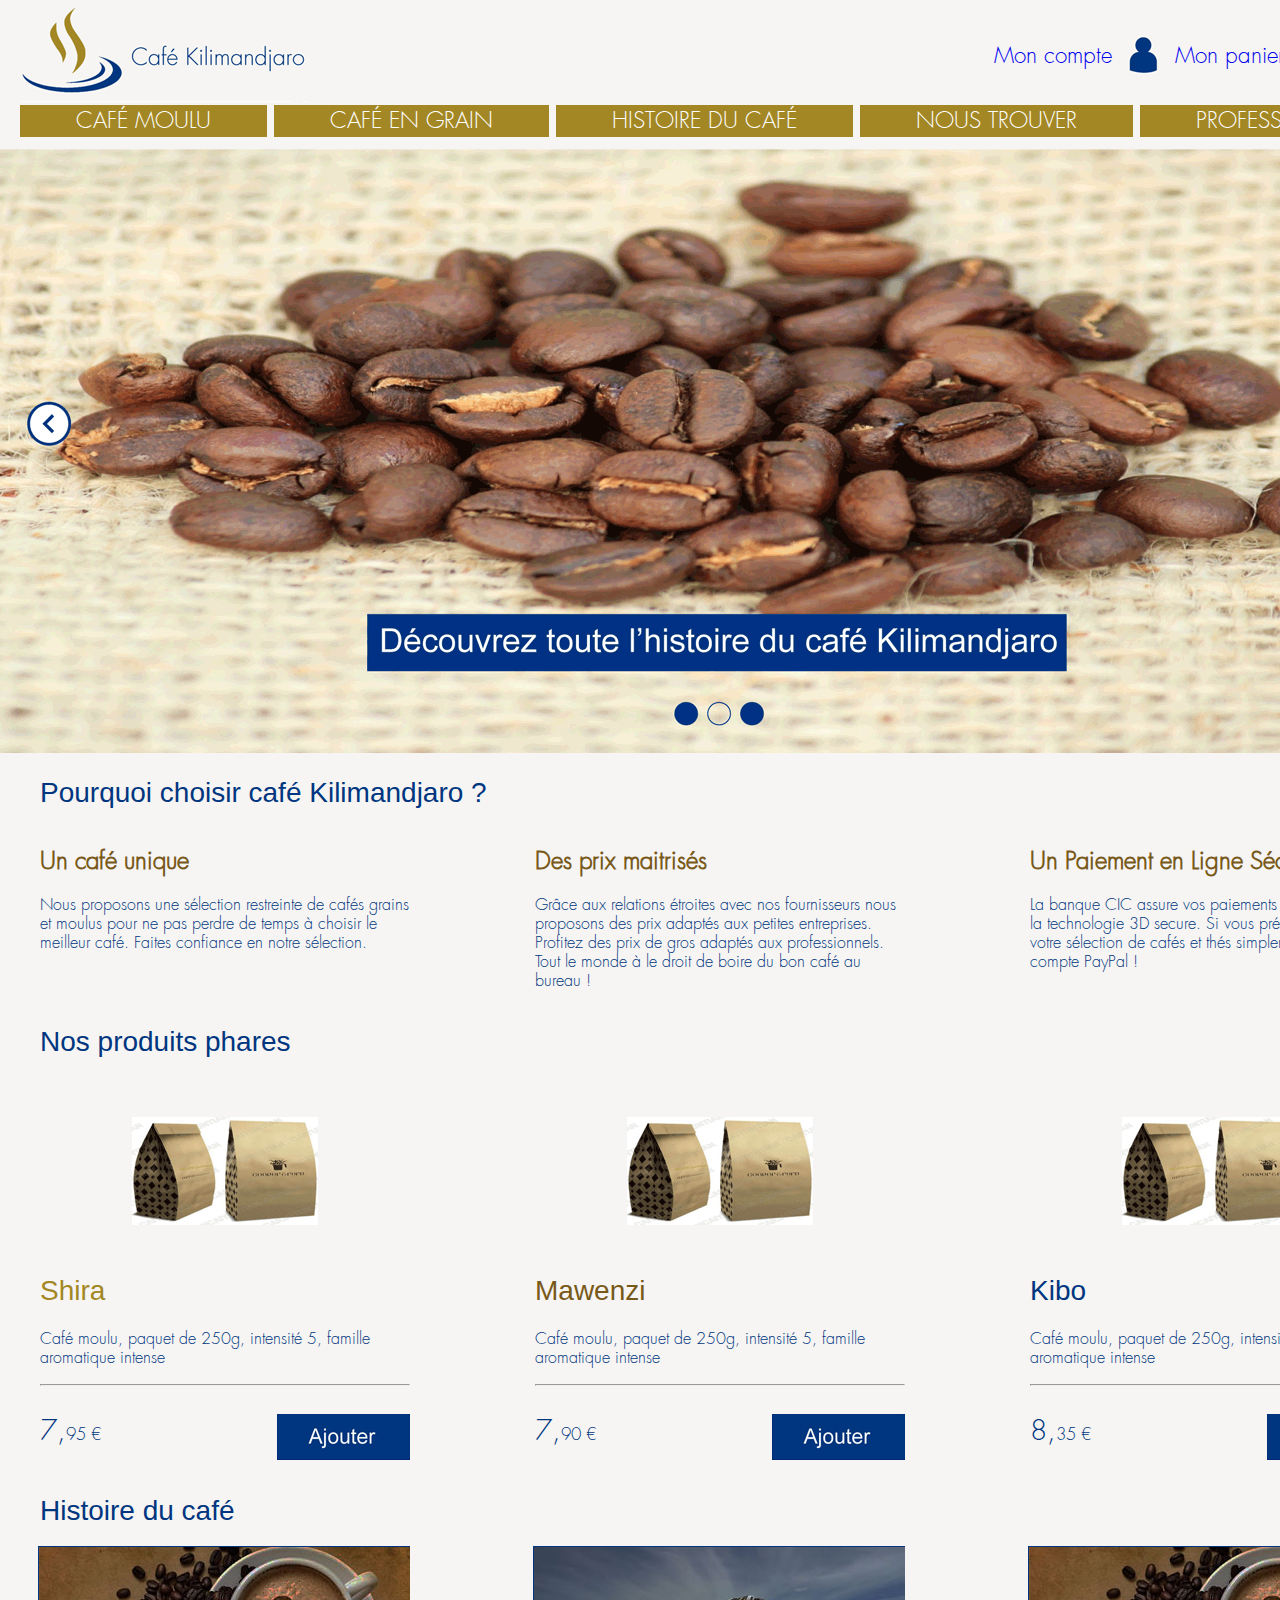
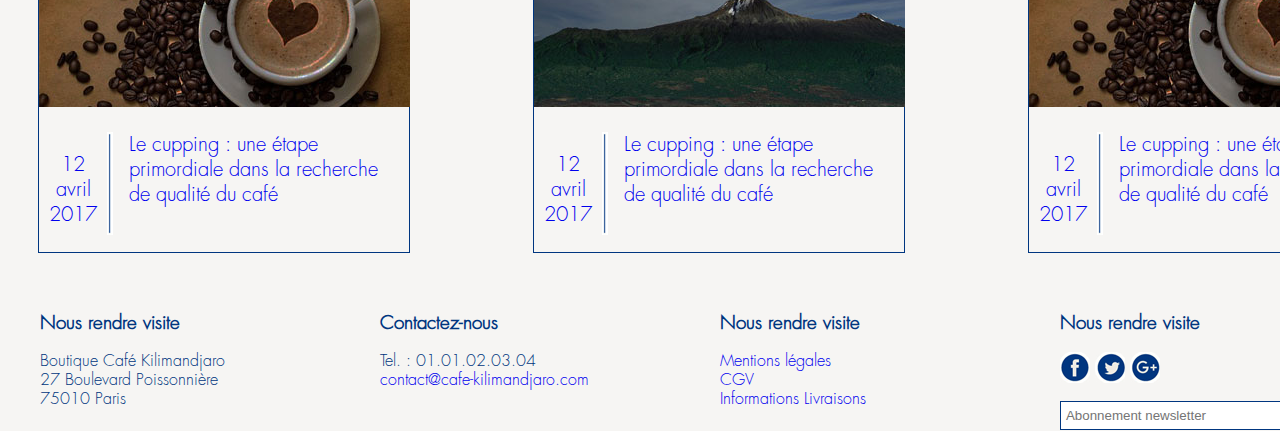
<file: index.html>
<!DOCTYPE HTML>

<html>
<head>
    <title>Accueil Café Kilimandjaro</title>
    
    <meta charset="UTF-8">
    <meta name="description" content="Bienvenue à la boutique Café Kilimandjaro"/>
    
    <link rel="stylesheet" type="text/css" href="css/styles.css"/>
    
</head>
<body>
    <header>
        <div class="bandeau-logo">
            <a href="index.html"><img src="img/logo-cafe-kilimandjaro.gif" alt="Logo Café Kilimandjaro" title="Accueil Café Kilimandjaro" /></a>
            
            <div class="zone-compte">        
                <p class="titre-compte"><a href="#">Mon compte</a></p>
                <img class="float-left" src="img/mon-compte.gif" alt="Mon compte" title="Mon compte" /> 
                <p class="titre-compte"><a href="#">Mon panier</a></p>
                <img src="img/mon-panier.gif" alt="Mon panier" title="Mon panier" /> 
                <a href="#"><img src="img/france.gif" alt="Français" title="Français" onmouseover="this.src='img/france-on.gif'" onmouseout="this.src='img/france.gif'"/></a>
                <a href="#"><img src="img/english.gif" alt="English" title="English" onmouseover="this.src='img/english-on.gif'" onmouseout="this.src='img/english.gif'"/></a>
            </div>
        </div>
        <div class="clear"></div>
        <nav>
            <ul>
                <li><a href="#">Café Moulu</a></li>
                <li><a href="#">Café en grain</a></li>
                <li><a href="#">Histoire du café</a></li>
                <li><a href="#">Nous trouver</a></li>
                <li><a href="#">Professionnel</a></li>
            </ul>
        </nav>
        <!-- En attendant le carrousel en JS, je place un gif -->
        <div class="carrousel">
            <img src="img/carrousel.gif" />
        </div>
    </header>
    
    <main>
        <section>
            <h1>Pourquoi choisir café Kilimandjaro ?</h1>
            <article>
                <h2>Un café unique</h2>
                <p>Nous proposons une sélection restreinte de cafés grains
                et moulus pour ne pas perdre de temps à choisir le meilleur café. 
                Faites confiance en notre sélection. </p>
            </article>
            <article>
                <h2>Des prix maitrisés</h2>
                <p>Grâce aux relations étroites avec nos fournisseurs nous
                proposons des prix adaptés aux petites entreprises. Profitez
                des prix de gros adaptés aux professionnels. 
                Tout le monde à le droit de boire du bon café au bureau !  </p>
            </article>
            <article>
                <h2>Un Paiement en Ligne Sécurisé</h2>
                <p>La banque CIC assure vos paiements en ligne grâce à la
                technologie 3D secure. Si vous préférez, validez votre sélection
                de cafés et thés simplement avec votre compte PayPal !</p>
            </article>
        </section>
        
        <section>
            <h1>Nos produits phares</h1>
            
            <article>
                <div class="photo-produit">
                    <img src="img/produit-cafe-kilimandjaro.gif" alt="Shira" title="Shira" />
                </div>
                <h2 class="titre-shira">Shira</h2>
                <p>Café moulu, paquet de 250g, intensité 5, famille aromatique intense</p>
                <hr>
                <div>
                    <p class="prix-unite">7,<span class="prix-centimes">95 €</span>
                    <a href="#"><img class="bouton-ajouter" src="img/bouton-ajouter-off.gif" alt="Ajouter au panier" title="Ajouter au panier" onmouseover="this.src='img/bouton-ajouter-on.gif'" onmouseout="this.src='img/bouton-ajouter-off.gif'"/></a></p>
                </div>
            </article>
            <article>
                <div class="photo-produit">
                    <img src="img/produit-cafe-kilimandjaro.gif" alt="Mawenzi" title="Mawenzi" />
                </div>
                <h2 class="titre-mawanzi">Mawenzi</h2>
                <p>Café moulu, paquet de 250g, intensité 5, famille aromatique intense</p>
                <hr>
                <div>
                    <p class="prix-unite">7,<span class="prix-centimes">90 €</span>
                    <a href="#"><img class="bouton-ajouter" src="img/bouton-ajouter-off.gif" alt="Ajouter au panier" title="Ajouter au panier" onmouseover="this.src='img/bouton-ajouter-on.gif'" onmouseout="this.src='img/bouton-ajouter-off.gif'"/></a></p>
                </div>
            </article>
            <article>
                <div class="photo-produit">                
                    <img src="img/produit-cafe-kilimandjaro.gif" alt="Kibo" title="Kibo" />
                </div>               
                <h2 class="titre-kibo">Kibo</h2>
                <p>Café moulu, paquet de 250g, intensité 5, famille aromatique intense</p>
                <hr>
                <div>
                    <p class="prix-unite">8,<span class="prix-centimes">35 €</span>
                    <a href="#"><img class="bouton-ajouter" src="img/bouton-ajouter-off.gif" alt="Ajouter au panier" title="Ajouter au panier" onmouseover="this.src='img/bouton-ajouter-on.gif'" onmouseout="this.src='img/bouton-ajouter-off.gif'"/></a></p>
                </div>
            </article>
        </section>          
        
        <section>
            <h1>Histoire du café</h1>
            <article class="encadre-blog">
                <a href="#">
                    <img src="img/tasse.jpg" />
                    <div class="informations-blog">
                        <p class="date-blog">12<br>avril<br>2017</p>
                        <img class="float-left" src="img/barre-verticale.gif" />               
                        <p class="presentation-blog">Le cupping : une étape primordiale dans la recherche de qualité du café</p>
                    </div>
                </a>
            </article>
            <article class="encadre-blog">
                <a href="#">
                    <img src="img/vue-kilimandjaro.jpg" />
                    <div class="informations-blog">
                        <p class="date-blog">12<br>avril<br>2017</p>
                        <img class="float-left" src="img/barre-verticale.gif" />               
                        <p class="presentation-blog">Le cupping : une étape primordiale dans la recherche de qualité du café</p>
                    </div>
                </a>
            </article>
            <article class="encadre-blog">
                <a href="#">
                    <img src="img/tasse.jpg" />
                    <div class="informations-blog">
                        <p class="date-blog">12<br>avril<br>2017</p>
                        <img class="float-left" src="img/barre-verticale.gif" />               
                        <p class="presentation-blog">Le cupping : une étape primordiale dans la recherche de qualité du café</p>
                    </div>
                </a>
            </article>
        </section>
    </main>    
 
    <footer>
        <div class="footer-colonne">
            <h3>Nous rendre visite</h3>
            <p>Boutique Café Kilimandjaro<br>
            27 Boulevard Poissonnière<br>
            75010 Paris</p>
        </div>
        <div class="footer-colonne">
            <h3>Contactez-nous</h3>
            <p>Tel. : 01.01.02.03.04<br>
            <a href="mailto:contact@cafe-kilimandjaro.com">contact@cafe-kilimandjaro.com</a></p>            
        </div>
        <div class="footer-colonne">
            <h3>Nous rendre visite</h3>
            <p><a href="#">Mentions légales</a><br>
            <a href="#">CGV</a><br>            
            <a href="#">Informations Livraisons</a></p>     
        </div>
        <div class="footer-colonne">
            <h3>Nous rendre visite</h3>
            <p><a href="#"><img src="img/facebook.gif" alt="Facebook" title="Facebook" /></a>            
            <a href="#"><img src="img/twitter.gif" alt="Twitter" title="Twitter" /></a>
            <a href="#"><img src="img/googleplus.gif" alt="Google +" title="Google +" /></a> </p> 
            <form action="#" method="post">
                <input type="mail" class="champs" name="newsletter" id="newsletter" placeholder=" Abonnement newsletter">
                <input type="submit" value="">  
            </form>
        </div>
    </footer>
    
</body>
</html>
</file>
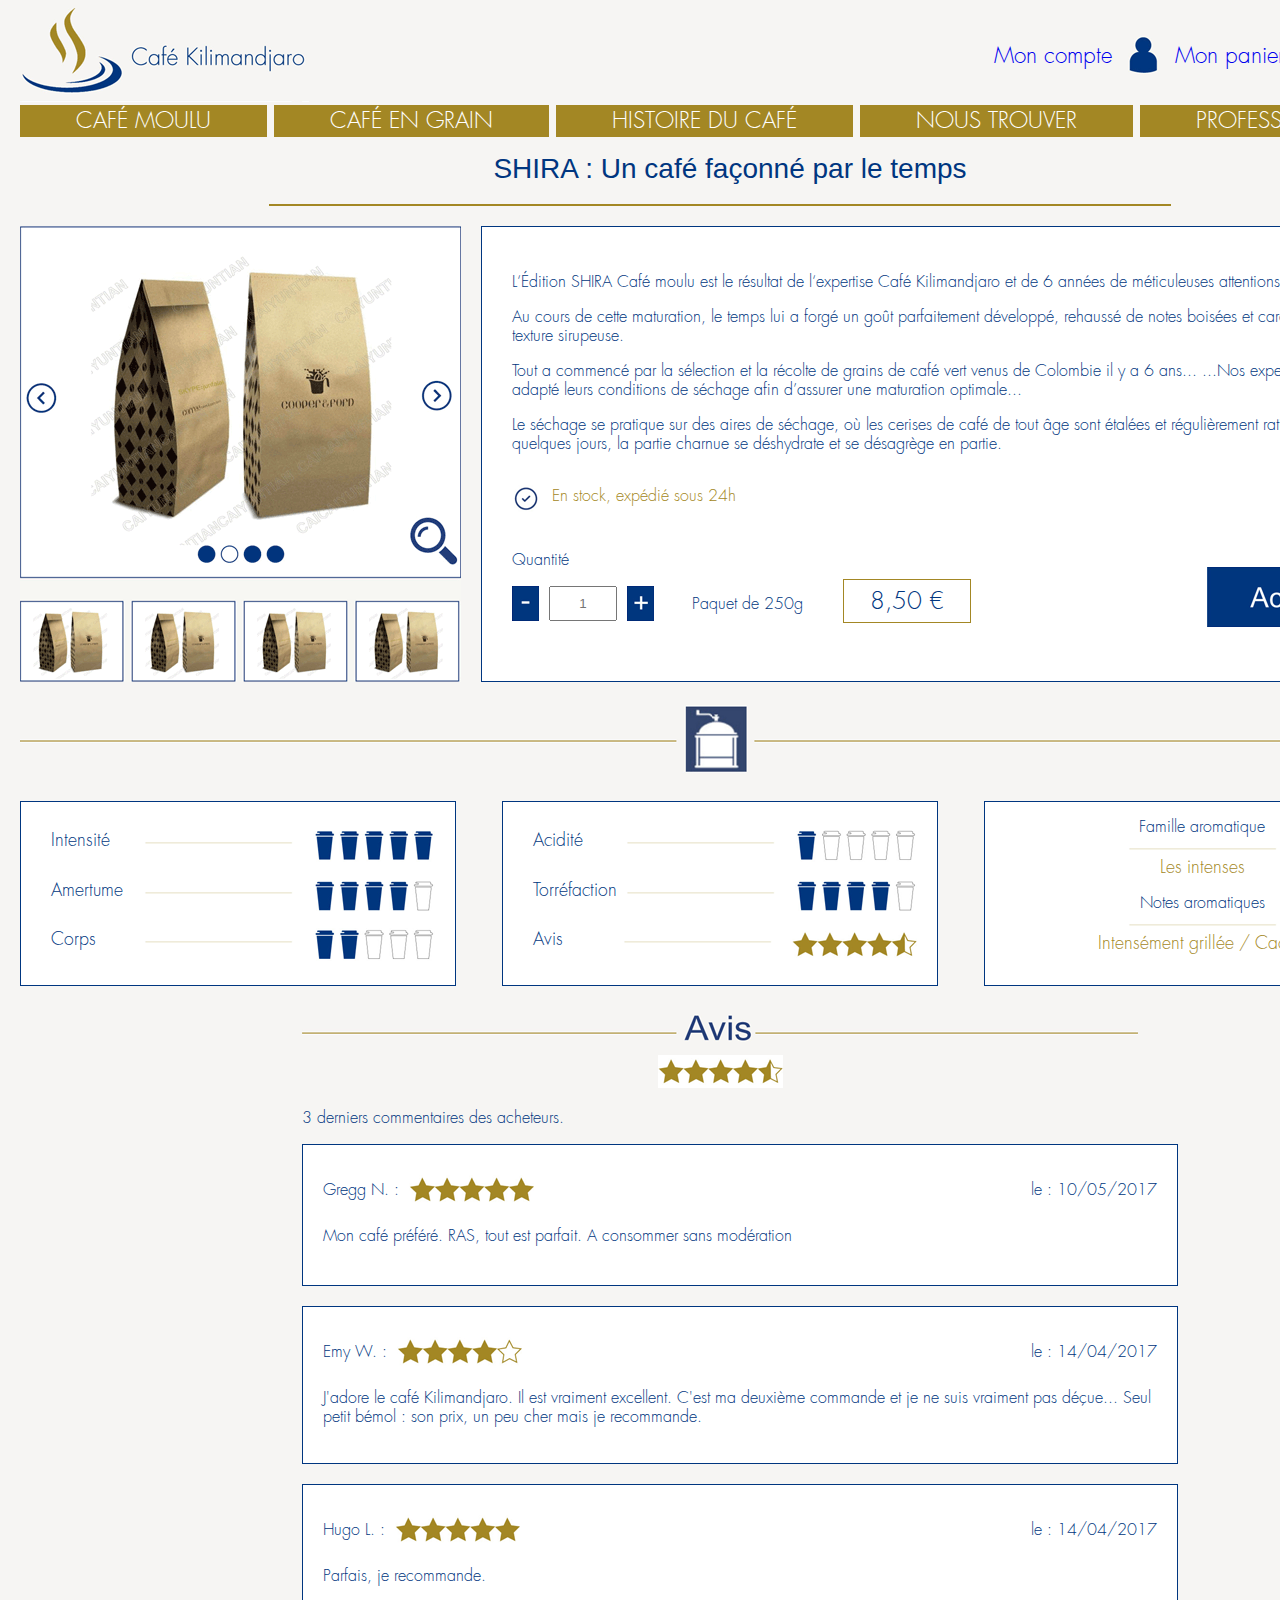
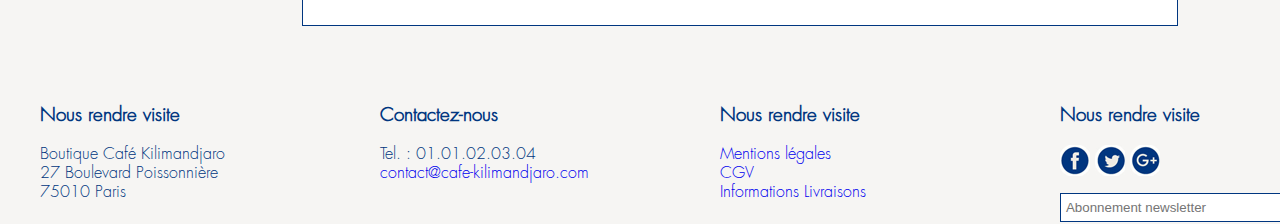
<file: fiche-produit.html>
<!DOCTYPE HTML>

<html>
<head>
    <title>Fiche produit Shira</title>
    
    <meta charset="UTF-8">
    <meta name="description" content="Fiche produit Café Kilimandjaro Shira"/>
    
    <link rel="stylesheet" type="text/css" href="css/styles.css"/>
    
</head>
<body>
    <header>
        <div class="bandeau-logo">
            <a href="index.html"><img src="img/logo-cafe-kilimandjaro.gif" alt="Logo Café Kilimandjaro" title="Accueil Café Kilimandjaro" /></a>
            
            <div class="zone-compte">        
                <p class="titre-compte"><a href="#">Mon compte</a></p>
                <img class="float-left" src="img/mon-compte.gif" alt="Mon compte" title="Mon compte" /> 
                <p class="titre-compte"><a href="#">Mon panier</a></p>
                <img src="img/mon-panier.gif" alt="Mon panier" title="Mon panier" /> 
                <a href="#"><img src="img/france.gif" alt="Français" title="Français" onmouseover="this.src='img/france-on.gif'" onmouseout="this.src='img/france.gif'"/></a>
                <a href="#"><img src="img/english.gif" alt="English" title="English" onmouseover="this.src='img/english-on.gif'" onmouseout="this.src='img/english.gif'"/></a>
            </div>
        </div>
        <nav>
            <ul>
                <li><a href="#">Café Moulu</a></li>
                <li><a href="#">Café en grain</a></li>
                <li><a href="#">Histoire du café</a></li>
                <li><a href="#">Nous trouver</a></li>
                <li><a href="#">Professionnel</a></li>
            </ul>
        </nav>
    </header>
    
    <main id="product">
        <h1 class="center">SHIRA : Un café façonné par le temps</h1>
        <hr>
        
        <section>
            <!-- en attendant la visionneuse des produits, je place une img -->
            <img class="float-left" src="img/carrousel-produit.gif" />
            
            <div class="description">
                <p>L‘Édition SHIRA Café moulu est le résultat de l‘expertise Café Kilimandjaro et de 6 années de méticuleuses attentions.</p>
                <p>Au cours de cette maturation, le temps lui a forgé un goût parfaitement développé, rehaussé de notes boisées et 
                    caractérisé par une texture sirupeuse.</p>
                <p>Tout a commencé par la sélection et la récolte de grains de café vert venus de Colombie il y a 6 ans...
                    ...Nos experts ont étudié et adapté leurs conditions de séchage afin d’assurer une maturation optimale...</p>
                <p>Le séchage se pratique sur des aires de séchage, où les cerises de café de tout âge sont étalées et régulièrement ratissées.
                En quelques jours, la partie charnue se déshydrate et se désagrège en partie.</p>
                <img class="stock float-left" src="img/stock-ok.gif" /><p class="titre-stock ">  En stock, expédié sous 24h</p>
                
                <div class="zone-quantity">
                    <p>Quantité</p>
                    <div class="bouton-moins">
                        <a href="#"></a>
                    </div>
                    <form action="#" method="post">
                        <input type="text" class="" name="quantity" id="quantity" placeholder="1">
                    </form>
                    <div class="bouton-plus">
                        <a href="#"></a>
                    </div>
                    <div class="poids-prix">
                        <p class="information-poids">Paquet de 250g<span class="price-product">8,50 €</span></p>
                    </div>
                    <div class="clear"></div>
                    <div class="bouton-acheter">                
                        <a href="#"></a>
                    </div>
                </div>
            </div>
            

                            
                            
        </section>
        <section id="notations">
            <img class="entete" src="img/en-tete-notation.gif" />           
            
            <article class="encadre-notation">
                <p class="titre-notation">Intensité<img class="img-notation" src="img/notation-5.gif" /><img class="barre-notation" src="img/barre-notation.gif" /></p>
                <div class="clear"></div>
                <p class="titre-notation">Amertume<img class="img-notation" src="img/notation-4.gif" /><img class="barre-notation" src="img/barre-notation.gif" /></p>
                <div class="clear"></div>
                <p class="titre-notation">Corps<img class="img-notation" src="img/notation-2.gif" /><img class="barre-notation" src="img/barre-notation.gif" /></p>
            </article>
            <article class="encadre-notation">
                <p class="titre-notation">Acidité<img class="img-notation" src="img/notation-1.gif" /><img class="barre-notation" src="img/barre-notation.gif" /></p>
                <p class="titre-notation">Torréfaction<img class="img-notation" src="img/notation-4.gif" /><img class="barre-notation" src="img/barre-notation.gif" /></p>
                <p class="titre-notation">Avis<img class="img-notation" src="img/etoile-45.gif" /><img class="barre-notation" src="img/barre-notation.gif" /></p>
            </article>
            <article class="encadre-notation">
                <p>Famille aromatique<br>
                <img src="img/barre-notation.gif" />
                <br><span class="titre-aromatique">Les intenses</span></p>
                <p>Notes aromatiques<br>
                <img src="img/barre-notation.gif" />
                <br><span class="titre-aromatique">Intensément grillée / Cacao</span></p>
            </article>
        </section>
        <section id="avis">
            <div class="center">
                <img class="entete" src="img/titre-avis.gif" />
                <br>
                <img class="entete" src="img/etoile-45.gif" />
                <p class="presentation-commentaire">3 derniers commentaires des acheteurs.</p>
            </div>
            
            <article>
                <div>
                    <p class="float-left">Gregg N. :</p>
                    <img class="avis-client" src="img/etoile-50.gif" />
                    <p class="date">le : 10/05/2017</p>
                </div>
                <div>
                    <p class="">Mon café préféré. RAS, tout est parfait. A consommer sans modération</p>
                </div>
            </article>
            <article>
                <div>
                    <p class="float-left">Emy W. :</p>
                    <img class="avis-client" src="img/etoile-40.gif" />
                    <p class="date">le : 14/04/2017</p>
                </div>
                <div>
                    <p class="">J'adore le café Kilimandjaro. Il est vraiment excellent. C'est ma deuxième commande et
                    je ne suis vraiment pas déçue... Seul petit bémol : son prix, un peu cher mais je recommande.</p>
                </div>                
            </article>
            <article>
                <div>
                    <p class="float-left">Hugo L. :</p>
                    <img class="avis-client" src="img/etoile-50.gif" />
                    <p class="date">le : 14/04/2017</p>
                </div>
                <div>
                    <p class="">Parfais, je recommande.</p>
                </div>                
            </article>
        </section>       
    </main>    
 
    <footer>
        <div class="footer-colonne">
            <h3>Nous rendre visite</h3>
            <p>Boutique Café Kilimandjaro<br>
            27 Boulevard Poissonnière<br>
            75010 Paris</p>
        </div>
        <div class="footer-colonne">
            <h3>Contactez-nous</h3>
            <p>Tel. : 01.01.02.03.04<br>
            <a href="mailto:contact@cafe-kilimandjaro.com">contact@cafe-kilimandjaro.com</a></p>            
        </div>
        <div class="footer-colonne">
            <h3>Nous rendre visite</h3>
            <p><a href="#">Mentions légales</a><br>
            <a href="#">CGV</a><br>            
            <a href="#">Informations Livraisons</a></p>     
        </div>
        <div class="footer-colonne">
            <h3>Nous rendre visite</h3>
            <p><a href="#"><img src="img/facebook.gif" alt="Facebook" title="Facebook" /></a>            
            <a href="#"><img src="img/twitter.gif" alt="Twitter" title="Twitter" /></a>
            <a href="#"><img src="img/googleplus.gif" alt="Google +" title="Google +" /></a> </p> 
            <form action="#" method="post">
                <input type="mail" class="champs" name="newsletter" id="newsletter" placeholder=" Abonnement newsletter">
                <input type="submit" value="">  
            </form>
        </div>
    </footer>
    
</body>
</html>
</file>
<file: css/styles.css>
@font-face {
    font-family: 'Futura';
    src: url('../font/FuturaStd-Light.otf') format('truetype');
    font-style: normal;
    font-weight: normal;
    }

body {
    width: 1400px; /* 1440px dont 20px padding L&R*/
    margin-left: auto;
    margin-right: auto;
    background-color: #f6f5f3;
    padding: 0 20px 0 20px;
    font-family: 'Futura';
    color : #003680;
    /*border: red 1px solid;*/
    }

.bandeau-logo {
    height: 95px;
    /*border: green 1px solid;*/
    }

.float-left, .titre-compte { 
    float: left;
    }

.zone-compte { 
    float: right;
    padding-top: 13px;
    }

.zone-compte img {
    padding-top: 14px;
    }

.zone-compte img:nth-child(5) {
    margin-left: 25px;    
    }

.titre-compte {
    font-size: 140%;
    margin-right: 10px;
    margin-left: 10px;
	}

a {
    text-decoration: none;
}

a:hover {
    color: #a38724;
}

main section::after {
    content: "";
    display: table; 
    clear: both;
    }
    
.center {
    text-align: center;
    }
    
/***** NAV  *****/

nav ul {
    list-style-type: none;
    margin: 5px auto 0 auto;
    padding: 0;
    }

nav ul li {
    text-transform: uppercase;
    display: inline;
    padding-left: 56px;
    padding-right: 56px;
    padding-top: 5px;
    padding-bottom: 5px;
    font-size: 140%;
    margin-left: 2px;
    background-color: #a38724;
    /*border: 1px solid red;*/
    }
    
nav ul li:first-child {
    margin-left: 0;    
    }

nav ul li a {
    color: white;
    }

nav ul li:hover {
    background-color: #003680;
    }
    
.carrousel {
    margin-left: -20px;
    margin-top: 15px;
    }

/***** SECTION - ARTICLE *****/
    
h1 {
    font-family: Arial;
    font-weight: 500;
    margin-left: 20px;
    font-size: 28px;
    }

h2 {
    color: #785919;   /* or couleur 2 du Guide des styles */
    font-weight: bold;
    }
    
article {
    width: 370px;
    float: left;
    margin-left: 20px;
    margin-right: 20px;
    }

article:nth-child(3) {
    margin-left: 105px; /* 125px marge L&R avec colonne centrale*/
    margin-right: 105px;
    }

.titre-shira, .titre-mawanzi, .titre-kibo {
    font-family: Arial;
    font-size: 28px;
    font-weight: 500;
    }

.titre-shira {
    color: #a38724;   
    }

.titre-mawanzi {
    color: #785919;    
    }

.titre-kibo {
    color: #003680;
}

.photo-produit {
    height: 175px;
    text-align: center;
    }

.photo-produit img {
    margin-top: 40px;
    }

.prix-unite {

    font-size: 28px;
    }
    
.prix-centimes {
    font-size: 60%;
    }

.bouton-ajouter {
    float: right
    }

.encadre-blog {
    border: 1px solid;
    margin: 0 18px;
    }

.informations-blog {
    height: 120px;
    }

.date-blog {
    float: left;
    padding: 0 10px 0 10px;
    text-align: center;
    font-size: 20px;
    }
    
.presentation-blog {
    padding-left: 90px;
    padding-right: 10px;
    font-size: 20px;
    }

/***** FOOTER *****/

footer {
 margin-left: 20px;
 margin-right: 20px;
 margin-top: 40px;
    }

.footer-colonne {
    width : 25%;
    float: left
    }

.champs {
    height: 25px;
    width: 225px;
    border: 1px solid #003680;
}

.champs, footer img:last-child, input:last-child {
    vertical-align: middle;
}

.footer-colonne input:last-child {
   background:url('../img/mail.gif');
   height: 32px;
   width: 44px;
    }

/*input:last-child:hover {
   background:url('../img/mail.gif'); **** A faire *
    }**/

/***** FICHE PRODUIT *****/

#product hr {
    border: 1px solid #a38724;
    width: 900px;
    margin-bottom: 20px;
    }

.description {
    min-height: 394px;
    width: 877px;
    border: 1px solid #003680;
    margin-left: 20px;
    padding: 30px;
    float: left;
    background-color: white;
    }
    
.stock {
    vertical-align: middle;
    margin-top: 15px;
    }
   
.titre-stock {
    color: #a38724;
    padding-top: 17px;
    padding-left: 40px;
    }

#notations .entete {
    margin-top: 20px;    
    }

.encadre-notation {
    border: 1px solid;
    width: 434px;
    height: 183px;
    background-color: white;
    }
    
#notations article {
    margin-left: 0;
    margin-right: 0;
    margin-top: 20px;
    }
    
#notations article:nth-child(3) {   
    margin-left: 46px;
    margin-right: 46px;
    }

#notations article:last-child {   
    text-align: center;
    }

#notations article:last-child p {   
    margin-bottom: 0;
    }
    
.titre-notation {
    padding-left: 30px;
    padding-bottom: 10px;
    /* margin: 0; */
    font-size: 110%;    
    }

.titre-notation:first-child {
    padding-top: 10px;
    }

.barre-notation {
    position: relative;
    float: right;
    right: 20px;
    margin-top: 12px;
    }
    
.img-notation {
    position: relative;
    /* left: 30px; */
    /* top: 8px; */
    float: right;
    margin-right: 20px;
    }

.titre-aromatique {
    color: #a38724;   
    font-size : 110%;
}

.bouton-moins, .bouton-plus{
    width: 27px;
    height: 35px;
    float: left;
    background-image: url('../img/panier-moins.gif');
}

.bouton-plus {
    background-image: url('../img/panier-plus.gif');   
    }
    
.bouton-moins:hover, .bouton-plus:hover  {
    width: 27px;
    height: 35px;
    background-image: url('../img/panier-moins-on.gif');
    cursor: pointer;
}

.bouton-plus:hover  {
    background-image: url('../img/panier-plus-on.gif');
}

.bouton-acheter {
    width: 182px;
    height: 60px;
    float: right;
    margin-top: -65px;
    background-image: url('../img/bouton-acheter-off.gif');   
    }

.bouton-acheter:hover {
    background-image: url('../img/bouton-acheter-on.gif');
    cursor: pointer;
    }

#avis {
    width: 836px;
    margin-top: 20px;
    margin-left: auto;
    margin-right: auto;
}

.presentation-commentaire {
    text-align: left;
    }

#avis article {
    border: solid 1px;
    width: 834px;
    min-height: 100px;
    margin-left: 0; /* j'annule margin-left défini avant*/
    margin-bottom: 20px;
    background-color: white;
    padding: 20px;
    }

#avis .date{
    float: right;
    }

.avis-client {
    padding-top: 8px;
    margin-left: 10px;   
    }
    
.zone-quantity {
    margin-top: 45px;    
    }

.zone-quantity input {
    float: left;
    width: 60px;
    height: 29px;
    text-align: center;
    margin-left: 10px;
    margin-right: 10px;
    }

.poids-prix {
    width: 500px;    
    }

.information-poids {
    margin-left: 180px;
    margin-top: 17px;
    width: 500px;
    }
    
.price-product {
    border: 1px solid #a38724;
    padding: 9px 26px;
    margin-left: 40px;
    font-size: 150%;
    }
</file>
